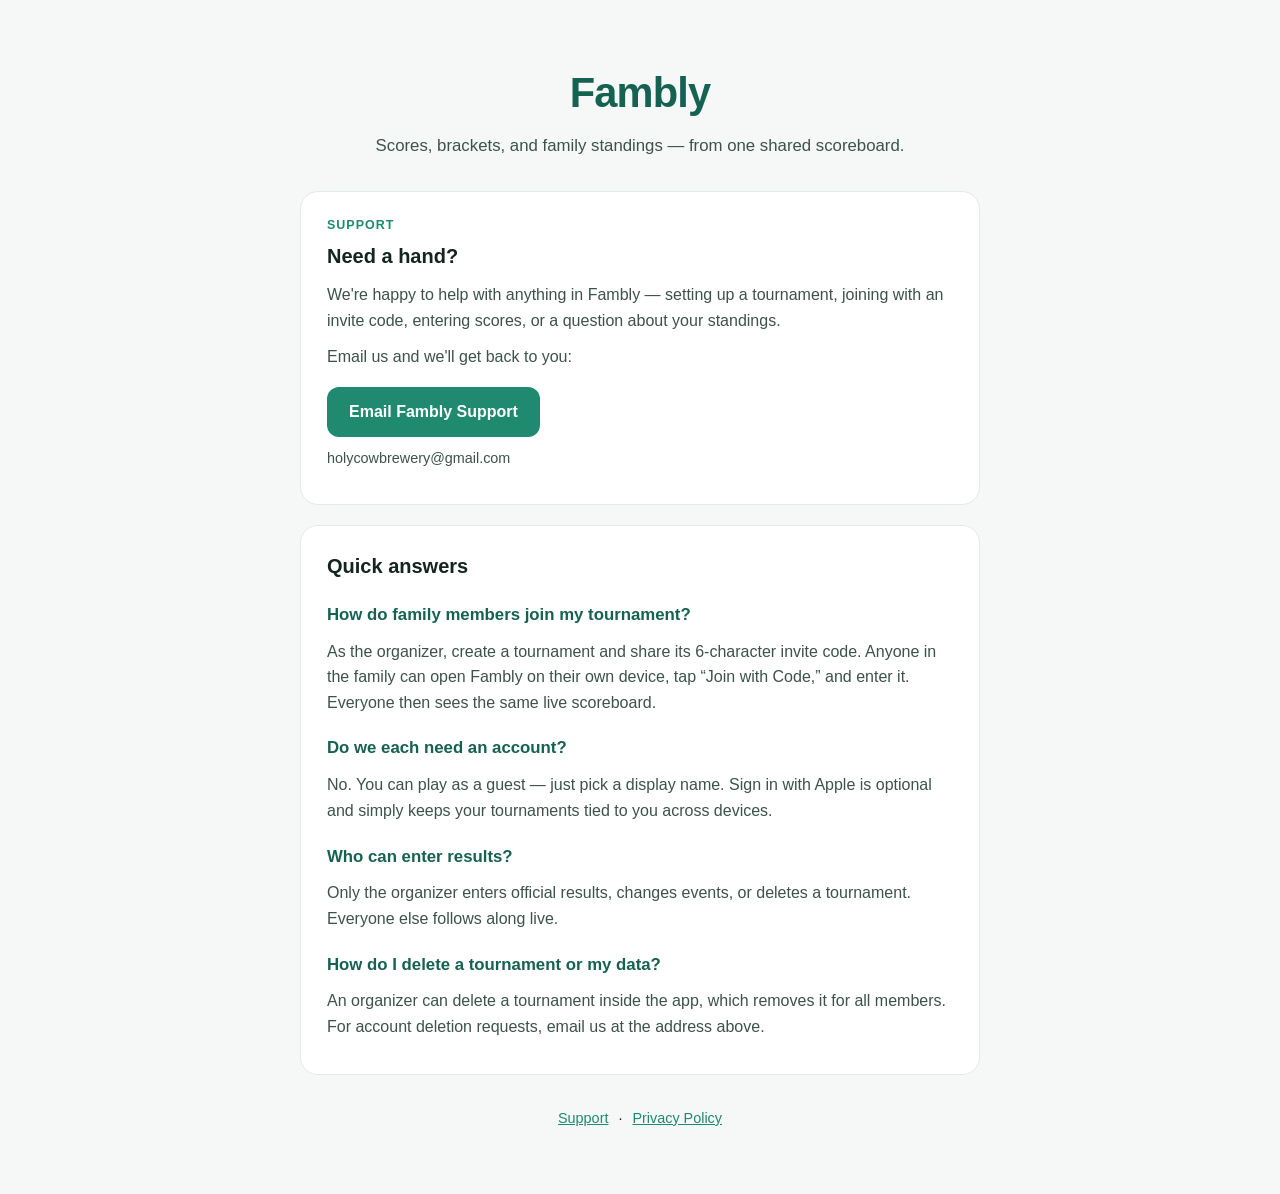
<file: index.html>
<!DOCTYPE html>
<html lang="en">
<head>
<meta charset="utf-8">
<meta name="viewport" content="width=device-width, initial-scale=1">
<title>Fambly — Support</title>
<link rel="stylesheet" href="style.css">
</head>
<body>
<div class="wrap">
  <header class="hero">
    <h1 class="logo">Fambly</h1>
    <p class="tagline">Scores, brackets, and family standings — from one shared scoreboard.</p>
  </header>

  <section class="card">
    <div class="eyebrow">Support</div>
    <h2>Need a hand?</h2>
    <p>We're happy to help with anything in Fambly — setting up a tournament, joining with an invite code, entering scores, or a question about your standings.</p>
    <p>Email us and we'll get back to you:</p>
    <a class="btn" href="mailto:holycowbrewery@gmail.com?subject=Fambly%20Support">Email Fambly Support</a>
    <p class="muted">holycowbrewery@gmail.com</p>
  </section>

  <section class="card">
    <h2>Quick answers</h2>

    <h3>How do family members join my tournament?</h3>
    <p>As the organizer, create a tournament and share its 6-character invite code. Anyone in the family can open Fambly on their own device, tap “Join with Code,” and enter it. Everyone then sees the same live scoreboard.</p>

    <h3>Do we each need an account?</h3>
    <p>No. You can play as a guest — just pick a display name. Sign in with Apple is optional and simply keeps your tournaments tied to you across devices.</p>

    <h3>Who can enter results?</h3>
    <p>Only the organizer enters official results, changes events, or deletes a tournament. Everyone else follows along live.</p>

    <h3>How do I delete a tournament or my data?</h3>
    <p>An organizer can delete a tournament inside the app, which removes it for all members. For account deletion requests, email us at the address above.</p>
  </section>

  <nav class="foot">
    <a href="index.html">Support</a>·<a href="privacy.html">Privacy Policy</a>
  </nav>
</div>
</body>
</html>
</file>
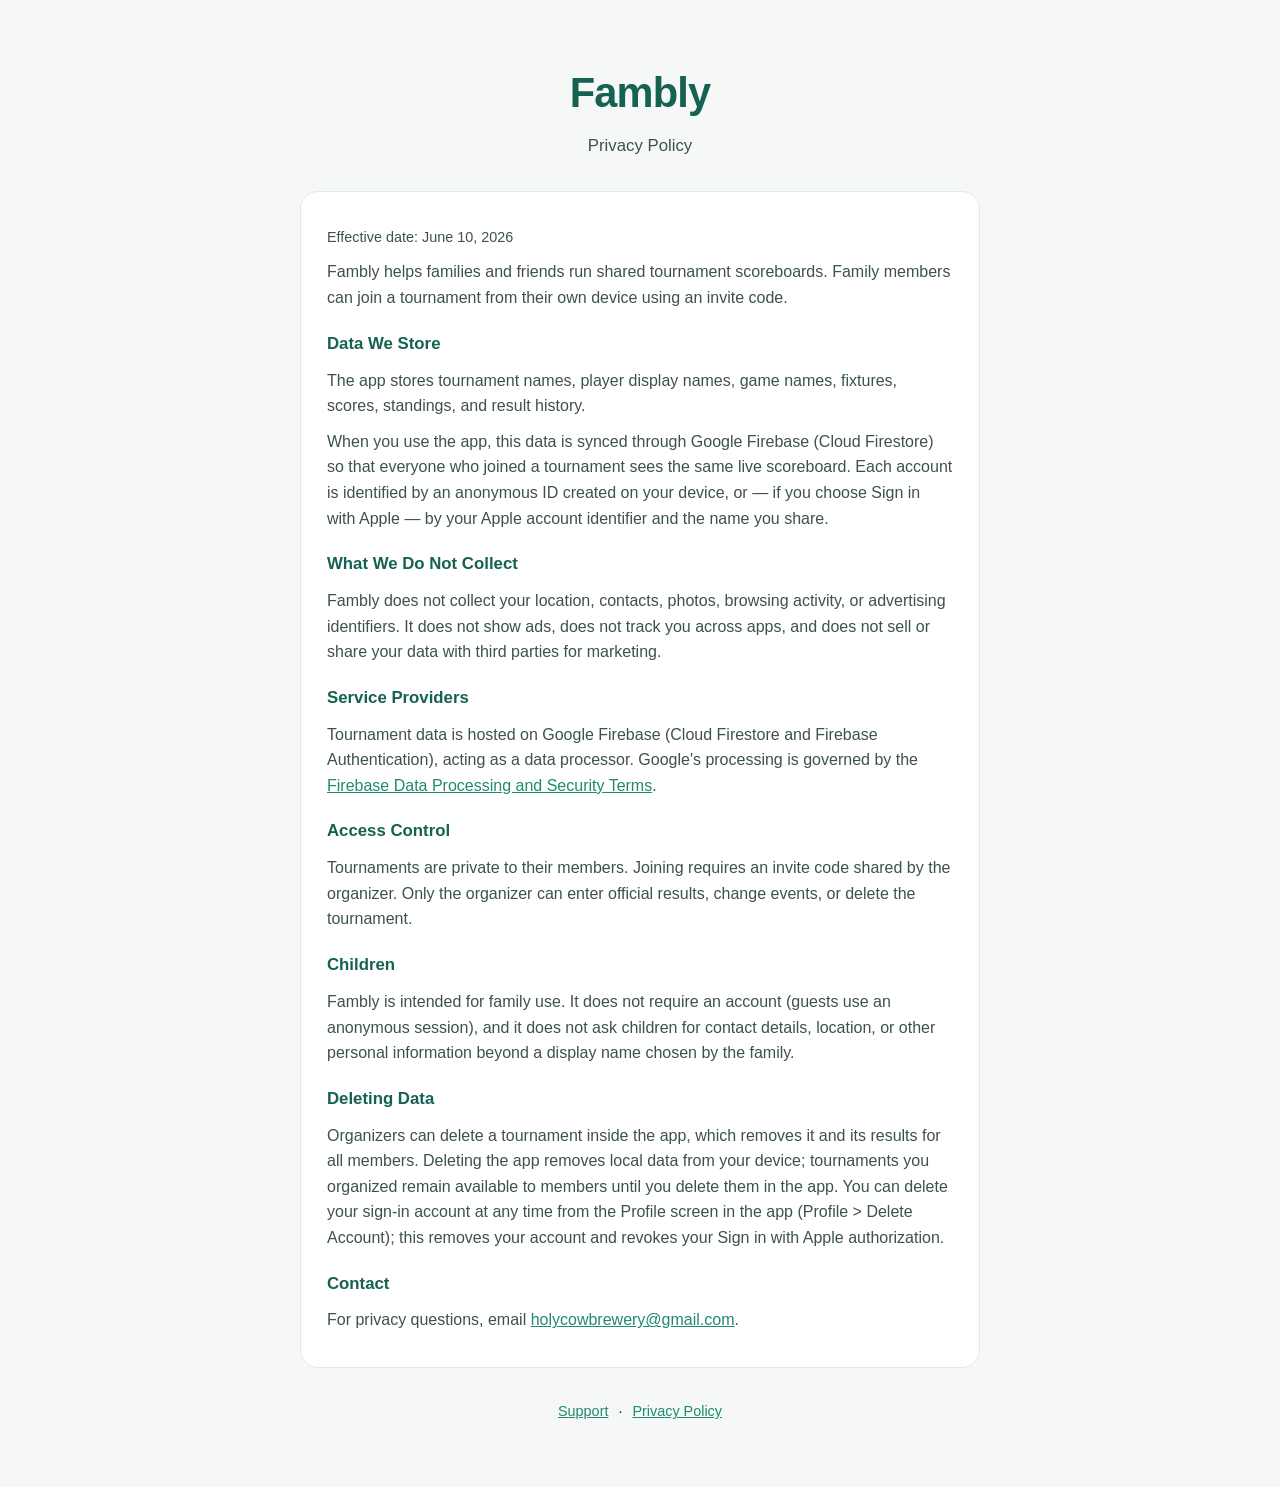
<file: privacy.html>
<!DOCTYPE html>
<html lang="en">
<head>
<meta charset="utf-8">
<meta name="viewport" content="width=device-width, initial-scale=1">
<title>Fambly — Privacy Policy</title>
<link rel="stylesheet" href="style.css">
</head>
<body>
<div class="wrap">
  <header class="hero">
    <h1 class="logo">Fambly</h1>
    <p class="tagline">Privacy Policy</p>
  </header>

  <section class="card">
    <p class="muted">Effective date: June 10, 2026</p>
    <p>Fambly helps families and friends run shared tournament scoreboards. Family members can join a tournament from their own device using an invite code.</p>

    <h3>Data We Store</h3>
    <p>The app stores tournament names, player display names, game names, fixtures, scores, standings, and result history.</p>
    <p>When you use the app, this data is synced through Google Firebase (Cloud Firestore) so that everyone who joined a tournament sees the same live scoreboard. Each account is identified by an anonymous ID created on your device, or — if you choose Sign in with Apple — by your Apple account identifier and the name you share.</p>

    <h3>What We Do Not Collect</h3>
    <p>Fambly does not collect your location, contacts, photos, browsing activity, or advertising identifiers. It does not show ads, does not track you across apps, and does not sell or share your data with third parties for marketing.</p>

    <h3>Service Providers</h3>
    <p>Tournament data is hosted on Google Firebase (Cloud Firestore and Firebase Authentication), acting as a data processor. Google's processing is governed by the <a href="https://firebase.google.com/terms/data-processing-terms">Firebase Data Processing and Security Terms</a>.</p>

    <h3>Access Control</h3>
    <p>Tournaments are private to their members. Joining requires an invite code shared by the organizer. Only the organizer can enter official results, change events, or delete the tournament.</p>

    <h3>Children</h3>
    <p>Fambly is intended for family use. It does not require an account (guests use an anonymous session), and it does not ask children for contact details, location, or other personal information beyond a display name chosen by the family.</p>

    <h3>Deleting Data</h3>
    <p>Organizers can delete a tournament inside the app, which removes it and its results for all members. Deleting the app removes local data from your device; tournaments you organized remain available to members until you delete them in the app. You can delete your sign-in account at any time from the Profile screen in the app (Profile &gt; Delete Account); this removes your account and revokes your Sign in with Apple authorization.</p>

    <h3>Contact</h3>
    <p>For privacy questions, email <a href="mailto:holycowbrewery@gmail.com?subject=Fambly%20Privacy">holycowbrewery@gmail.com</a>.</p>
  </section>

  <nav class="foot">
    <a href="index.html">Support</a>·<a href="privacy.html">Privacy Policy</a>
  </nav>
</div>
</body>
</html>
</file>
<file: style.css>
:root {
  --ink: #14241f;
  --ink-soft: #3d524b;
  --jade: #1f8a70;
  --jade-deep: #156152;
  --bg: #f5f8f6;
  --card: #ffffff;
  --line: #e2eae6;
}

* { box-sizing: border-box; }

html { -webkit-text-size-adjust: 100%; }

body {
  margin: 0;
  font-family: -apple-system, BlinkMacSystemFont, "Segoe UI", Roboto, Helvetica, Arial, sans-serif;
  color: var(--ink);
  background: var(--bg);
  line-height: 1.6;
}

.wrap {
  max-width: 720px;
  margin: 0 auto;
  padding: 32px 20px 64px;
}

header.hero {
  text-align: center;
  padding: 28px 0 12px;
}

.logo {
  font-size: 2.6rem;
  font-weight: 800;
  letter-spacing: -0.02em;
  color: var(--jade-deep);
  margin: 0;
}

.tagline {
  color: var(--ink-soft);
  font-size: 1.05rem;
  margin: 6px 0 0;
}

.card {
  background: var(--card);
  border: 1px solid var(--line);
  border-radius: 18px;
  padding: 24px 26px;
  margin: 20px 0;
}

h2 {
  font-size: 1.25rem;
  margin: 0 0 10px;
  color: var(--ink);
}

h3 {
  font-size: 1.05rem;
  margin: 20px 0 6px;
  color: var(--jade-deep);
}

p { margin: 10px 0; color: var(--ink-soft); }

a { color: var(--jade); }

.btn {
  display: inline-block;
  background: var(--jade);
  color: #fff;
  text-decoration: none;
  padding: 12px 22px;
  border-radius: 12px;
  font-weight: 600;
  margin-top: 8px;
}

.muted { color: var(--ink-soft); font-size: 0.9rem; }

nav.foot {
  text-align: center;
  margin-top: 32px;
  font-size: 0.9rem;
}

nav.foot a { margin: 0 10px; }

ul { color: var(--ink-soft); padding-left: 20px; }
li { margin: 6px 0; }

.eyebrow {
  text-transform: uppercase;
  letter-spacing: 0.08em;
  font-size: 0.78rem;
  font-weight: 700;
  color: var(--jade);
  margin-bottom: 4px;
}
</file>
